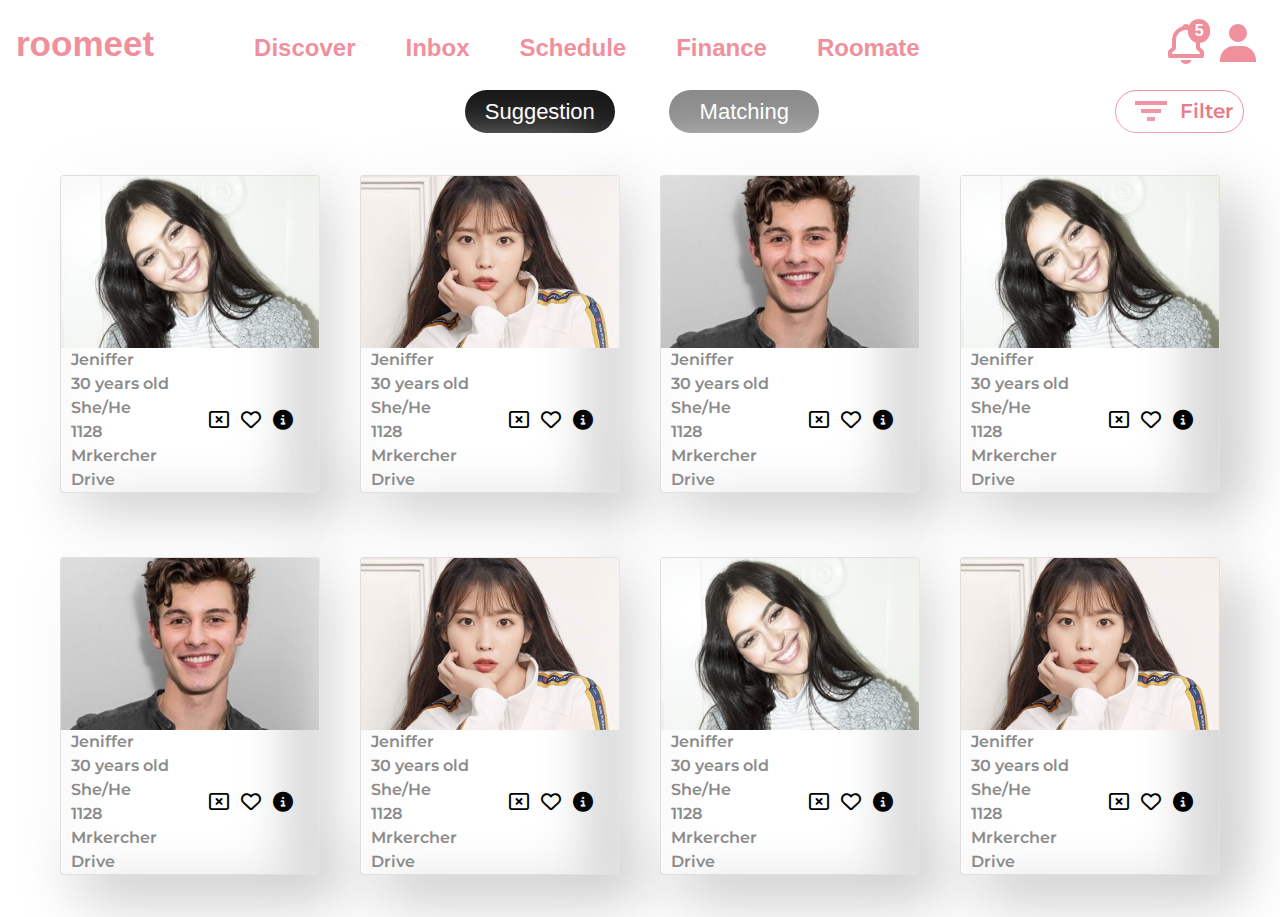
<file: cmpt370-fall2022-master/index.html>
<!DOCTYPE html>
<html lang="en">

<head>
  <meta charset="UTF-8">
  <meta http-equiv="X-UA-Compatible" content="IE=edge">
  <meta name="viewport" content="width=device-width, initial-scale=1.0">
  <link href='https://fonts.googleapis.com/css?family=Montserrat' rel='stylesheet'>
  <link rel="stylesheet" href="css/style.css">
  <link rel="stylesheet" href="https://cdn.jsdelivr.net/npm/bootstrap@4.0.0/dist/css/bootstrap.min.css">
  <title>Profile</title>

  <link rel="stylesheet" href="https://cdnjs.cloudflare.com/ajax/libs/font-awesome/6.2.0/css/all.min.css">
  <link href="https://cdn.jsdelivr.net/npm/bootstrap@5.0.0-beta3/dist/css/bootstrap.min.css" rel="stylesheet"
    integrity="sha384-eOJMYsd53ii+scO/bJGFsiCZc+5NDVN2yr8+0RDqr0Ql0h+rP48ckxlpbzKgwra6" crossorigin="anonymous">
</head>
</head>

<body>
  <div class="wrapper">
    <!-- Navbar -->
    <div class="wrapper-navbar mt-2">
      <div class="bg-white navbar-expand-lg">
        <nav class="navbar">
          <!-- Tạo navbar theo bootstrap -->
          <button class="navbar-toggler" type="button" data-toggle="collapse" data-target="#navbarTogglerDemo01"
            aria-controls="navbarTogglerDemo01" aria-expanded="false" aria-label="Toggle navigation">
            <span class="navbar-toggler-icon"></span>
          </button>
          <ul class="navbar-nav">
            <!-- Brand -->
            <li class="nav-item brand">
              <a href="#">roomeet</a>
            </li>
            <li class="nav-item item">
              <a href="#">Discover</a>
            </li>
            <li class="nav-item item">
              <a href="#">Inbox</a>
            </li>
            <li class="nav-item item">
              <a href="#">Schedule</a>
            </li>
            <li class="nav-item item">
              <a href="#">Finance</a>
            </li>
            <li class="nav-item item">
              <a href="#">Roomate</a>
            </li>
          </ul>
          <ul class="navbar-nav navbar-nav_right">
            <li class="nav-item">
              <a class="nav-link notification" href="#">
                <!-- thẻ cha -->
                <img src="./img/Vector.svg" alt=""> <!-- thẻ con -->
                <span class="badge">5</span>
              </a>
            </li>
            <li class="nav-item">
              <a class="nav-link" href="#">
                <img src="./img/icon_profile.svg" alt="">
              </a>
            </li>
          </ul>
        </nav>
      </div>
    </div>
    <!-- Title -->
    <div class="wrapper-title d-flex flex-row justify-content-between title">
      <div></div>
      <div class="center">
        <input class="suggestion" type="button" value="Suggestion">
        <input class="matching" type="button" value="Matching">
      </div>
      <div class="end" id="filterBtn">
        <img src="./img/filter.svg" alt="">
        <input class="filter_b" type="button" value="Filter">
      </div>
    </div>


    <div class="filter-block" id="filterBlock">

      <div class="dropTitle"> <b>Location</b>
        <form>
          <select name="colour1" id="colour1" style="width: 320px;">
            <option>Saskatoon</option>
            <option>Vancouver</option>
            <option>Toronto</option>
          </select>
        </form>
      </div>

      <div class="dropTitle"> <b>Budget</b>
        <form>
          <select name="colour1" id="colour1" style="width: 320px;">
            <option>$200 - $300</option>
            <option>$300 - $400</option>
            <option>$400 - $500</option>
          </select>
        </form>
      </div>

      <div class="dropTitle">
        <b>Gender</b>
        <form>
          <select name="colour1" id="colour1" style="width: 320px;">
            <option>Non - binary</option>
            <option>Male</option>
            <option>Female</option>
          </select>
        </form>
      </div>

      <div class="dropTitle"> <b>Age</b>
        <form>
          <select name="colour1" id="colour1" style="width: 320px;">
            <option>18 -20</option>
            <option>20-24</option>
            <option>24-30</option>
          </select>
        </form>
      </div>


    </div>



    <!-- Content -->
    <div class="wrapper-content">

      <div class="card">
        <div class="pro1">
          <img src="./img/anie.png" alt="profile" class="image">
          <a href="dog.png" download="new-filename"></a>
          <div class="overlay">
            <div class="text">white kitty <br> true love <br> male preference</div>
          </div>
        </div>
        <span>Jeniffer <br> 30 years old She/He <br> 1128 Mrkercher Drive
          <div class="info_button">
            <button class="infomation"><i class="fa-regular fa-rectangle-xmark"></i></button>
            <button class="infomation"><i class="fa-regular fa-heart"></i></button>
            <button class="infomation"><i class="fa-solid fa-circle-info"></i></button>
          </div>
        </span>

      </div>


      <div class="card">
        <div class="pro1">
          <img src="./img/jieun.png" alt="profile" class="image">
          <a href="dog.png" download="new-filename"></a>
          <div class="overlay">
            <div class="text">white kitty <br> true love <br> male preference</div>
          </div>
        </div>
        <span>Jeniffer <br> 30 years old She/He <br> 1128 Mrkercher Drive
          <div class="info_button">
            <button class="infomation"><i class="fa-regular fa-rectangle-xmark"></i></button>
            <button class="infomation"><i class="fa-regular fa-heart"></i></button>
            <button class="infomation"><i class="fa-solid fa-circle-info"></i></button>
          </div>
        </span>

      </div>


      <div class="card">
        <div class="pro1">
          <img src="./img/shawn.png" alt="profile" class="image">
          <a href="dog.png" download="new-filename"></a>
          <div class="overlay">
            <div class="text">white kitty <br> true love <br> male preference</div>
          </div>
        </div>
        <span>Jeniffer <br> 30 years old She/He <br> 1128 Mrkercher Drive
          <div class="info_button">
            <button class="infomation"><i class="fa-regular fa-rectangle-xmark"></i></button>
            <button class="infomation"><i class="fa-regular fa-heart"></i></button>
            <button class="infomation"><i class="fa-solid fa-circle-info"></i></button>
          </div>
        </span>

      </div>


      <div class="card">
        <div class="pro1">
          <img src="./img/anie.png" alt="profile" class="image">
          <a href="dog.png" download="new-filename"></a>
          <div class="overlay">
            <div class="text">white kitty <br> true love <br> male preference</div>
          </div>
        </div>
        <span>Jeniffer <br> 30 years old She/He <br> 1128 Mrkercher Drive
          <div class="info_button">
            <button class="infomation"><i class="fa-regular fa-rectangle-xmark"></i></button>
            <button class="infomation"><i class="fa-regular fa-heart"></i></button>
            <button class="infomation"><i class="fa-solid fa-circle-info"></i></button>
          </div>
        </span>

      </div>


      <div class="card">
        <div class="pro1">
          <img src="./img/shawn.png" alt="profile" class="image">
          <a href="dog.png" download="new-filename"></a>
          <div class="overlay">
            <div class="text">white kitty <br> true love <br> male preference</div>
          </div>
        </div>
        <span>Jeniffer <br> 30 years old She/He <br> 1128 Mrkercher Drive
          <div class="info_button">
            <button class="infomation"><i class="fa-regular fa-rectangle-xmark"></i></button>
            <button class="infomation"><i class="fa-regular fa-heart"></i></button>
            <button class="infomation"><i class="fa-solid fa-circle-info"></i></button>
          </div>
        </span>

      </div>


      <div class="card">
        <div class="pro1">
          <img src="./img/jieun.png" alt="profile" class="image">
          <a href="dog.png" download="new-filename"></a>
          <div class="overlay">
            <div class="text">white kitty <br> true love <br> male preference</div>
          </div>
        </div>
        <span>Jeniffer <br> 30 years old She/He <br> 1128 Mrkercher Drive
          <div class="info_button">
            <button class="infomation"><i class="fa-regular fa-rectangle-xmark"></i></button>
            <button class="infomation"><i class="fa-regular fa-heart"></i></button>
            <button class="infomation"><i class="fa-solid fa-circle-info"></i></button>
          </div>
        </span>

      </div>


      <div class="card">
        <div class="pro1">
          <img src="./img//anie.png" alt="profile" class="image">
          <a href="dog.png" download="new-filename"></a>
          <div class="overlay">
            <div class="text">white kitty <br> true love <br> male preference</div>
          </div>
        </div>
        <span>Jeniffer <br> 30 years old She/He <br> 1128 Mrkercher Drive
          <div class="info_button">
            <button class="infomation"><i class="fa-regular fa-rectangle-xmark"></i></button>
            <button class="infomation"><i class="fa-regular fa-heart"></i></button>
            <button class="infomation"><i class="fa-solid fa-circle-info"></i></button>
          </div>
        </span>

      </div>


      <div class="card">
        <div class="pro1">
          <img src="./img/jieun.png" alt="profile" class="image">
          <a href="dog.png" download="new-filename"></a>
          <div class="overlay">
            <div class="text">white kitty <br> true love <br> male preference</div>
          </div>
        </div>
        <span>Jeniffer <br> 30 years old She/He <br> 1128 Mrkercher Drive
          <div class="info_button">
            <button class="infomation"><i class="fa-regular fa-rectangle-xmark"></i></button>
            <button class="infomation"><i class="fa-regular fa-heart"></i></button>
            <button class="infomation"><i class="fa-solid fa-circle-info"></i></button>
          </div>
        </span>

      </div>

    </div>

  </div>
</body>

<script src="https://code.jquery.com/jquery-3.2.1.slim.min.js"></script>
<script src="https://cdn.jsdelivr.net/npm/popper.js@1.12.9/dist/umd/popper.min.js"></script>
<script src="https://cdn.jsdelivr.net/npm/bootstrap@4.0.0/dist/js/bootstrap.min.js"></script>

<script src="./js/index.js"></script>

</html>
</file>
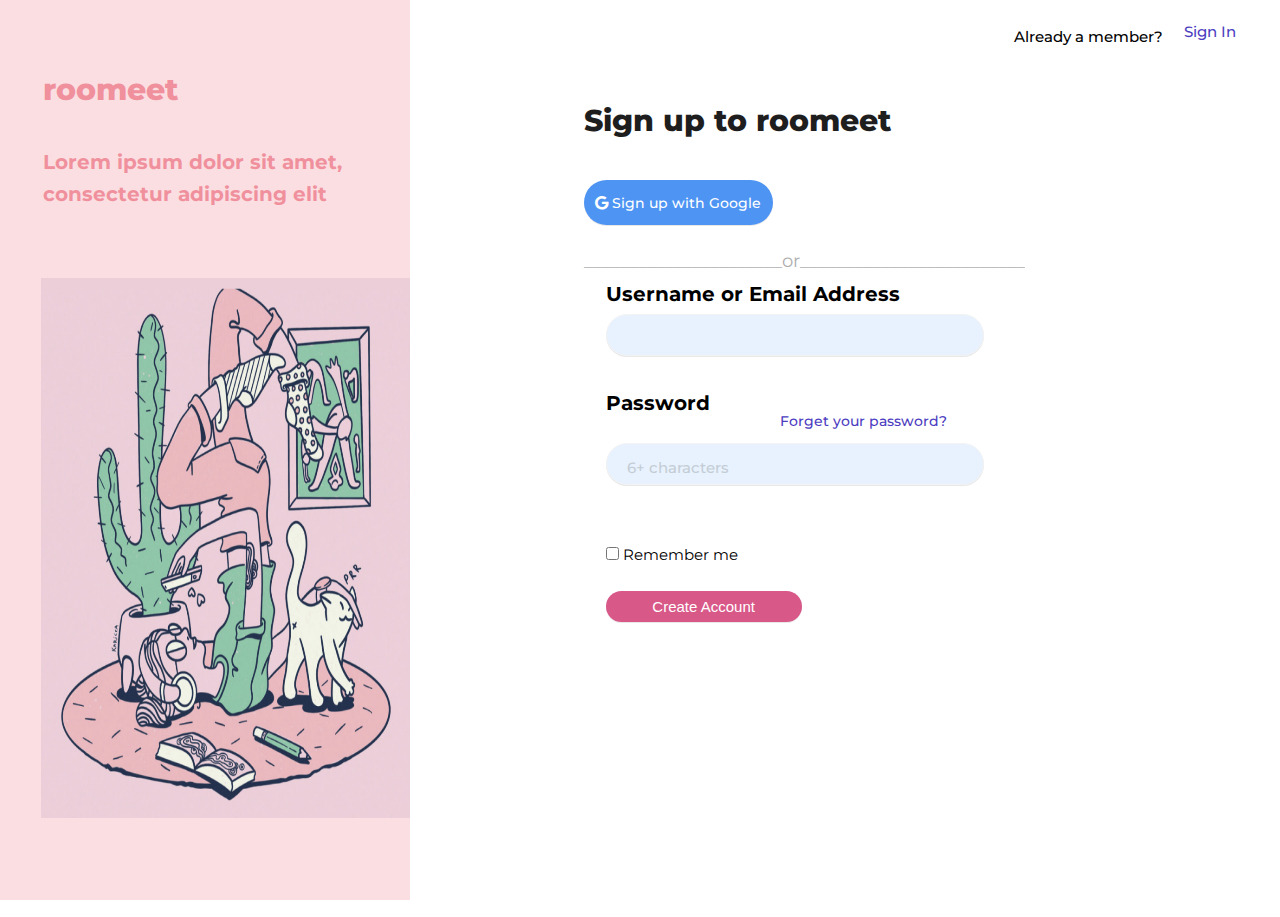
<file: cmpt370-fall2022-master/signIn_2.html>
<!DOCTYPE html>
<html lang="en">

<head>
    <meta charset="UTF-8">
    <meta http-equiv="X-UA-Compatible" content="IE=edge">
    <meta name="viewport" content="width=device-width, initial-scale=1.0">
    <title>Roomeet</title>
    <link rel="stylesheet" href="signIn_2_css.css" />
    <link rel="preconnect" href="https://fonts.googleapis.com">
    <link rel="preconnect" href="https://fonts.gstatic.com" crossorigin>
    <link href="https://fonts.googleapis.com/css2?family=Montserrat:wght@200;400;500;700;800&display=swap"
        rel="stylesheet">
    <link rel="stylesheet" href="https://cdnjs.cloudflare.com/ajax/libs/font-awesome/6.2.0/css/all.min.css">
    <link href="https://cdn.jsdelivr.net/npm/bootstrap@5.0.0-beta3/dist/css/bootstrap.min.css" rel="stylesheet"
        integrity="sha384-eOJMYsd53ii+scO/bJGFsiCZc+5NDVN2yr8+0RDqr0Ql0h+rP48ckxlpbzKgwra6" crossorigin="anonymous">
</head>

<body>
    <section>
        <div class="left_container">
            <div class="label_1">roomeet </div>
            <div class="label_2">Lorem ipsum dolor sit amet,<br> consectetur adipiscing elit</div>
            <img class="panel_left" src="panel_left.png" alt="">
        </div>
        <div class="right_container">

            <div class="label_3">Already a member? </div>
            <div class="label_4">Sign In</a></div>
            <div class="label_5">Sign up to roomeet</div>
            <button class="buttonSign">
                <i class="fa-brands fa-google"></i>
                Sign up with Google
            </button>
            <div class="label_6">______________________or_________________________</div>

            <div class="signBox">
                <form action="/action_page.php">

                    <label for="uname">Username or Email Address</label>
                    <input type="text" id="lname" name="lname" placeholder="">

                    
                    <label for="pass">
                        Password
                        <a href="/about/about_team.htm" class="forget">Forget your password?</a>
                    </label>
                    <input type="text" id="lname" name="pass" placeholder="6+ characters">
                    

                    <div class="term">
                        <input type="checkbox" id="verify" name="verify" unchecked>
                        <label for="verify"> Remember me  </label>
                    </div>

                    <input type="submit" value="Create Account">

                </form>
            </div>
        </div>

    </section>

</body>
</file>
<file: cmpt370-fall2022-master/css/style.css>
html,
body,
div,
span,
applet,
object,
iframe,
h1,
h2,
h3,
h4,
h5,
h6,
p,
blockquote,
pre,
a,
abbr,
acronym,
address,
big,
cite,
code,
del,
dfn,
em,
img,
ins,
kbd,
q,
s,
samp,
small,
strike,
strong,
sub,
sup,
tt,
var,
b,
u,
i,
center,
dl,
dt,
dd,
ol,
ul,
li,
fieldset,
form,
label,
legend,
table,
caption,
tbody,
tfoot,
thead,
tr,
th,
td,
article,
aside,
canvas,
details,
embed,
figure,
figcaption,
footer,
header,
hgroup,
menu,
nav,
output,
ruby,
section,
summary,
time,
mark,
audio,
video {
  margin: 0;
  padding: 0;
  border: 0;
  font-size: 100%;
  font: inherit;
  vertical-align: baseline;

}

/* HTML5 display-role reset for older browsers */
article,
aside,
details,
figcaption,
figure,
footer,
header,
hgroup,
menu,
nav,
section {
  display: block;
}

body {
  line-height: 1;
  font-family: "Montserrat";
  font-size: 22px;

}

ol,
ul {
  list-style: none;
}

blockquote,
q {
  quotes: none;
}

blockquote:before,
blockquote:after,
q:before,
q:after {
  content: "";
  content: none;
}

table {
  border-collapse: collapse;
  border-spacing: 0;
}


/* nav */
.wrapper-navbar {
  width: 100vw;
}

.brand a {
  font-weight: 800;
  font-size: 35px;
  color: #f0909d;
  margin-right: 50px;
  text-decoration: none;
}
.card{
  box-shadow: -20px -20px 60px #fff,
  20px 20px 60px #bebebe,
  inset 20px 20px 60px #fff,
  inset -20px 20px 60px #bebebe;
}

.item {
  margin-top: 12px;
  margin-left: 50px;

}

.item a {
  font-weight: 600;
  font-size: 24px;
  color: #f0909d;
  text-decoration: none;

}



.notification {
  position: relative;

}


.notification span {
  position: absolute;
  background-color: #f0909d;
  border-radius: 100px;
  color: white;
  font-size: 16px;
  font-weight: 700;
  right: 2px;
  top: 3px;

}

/* title */
.wrapper-title {
  margin: 10px 40px;
}



.center .suggestion {
  background: #181818;
  border-radius: 100px;
  color: #ffffff;
  font-size: 22px;
  font-weight: 400;
  padding: 5px 10px;
  width: 150px;
  border: 0px;
  margin-right: 10px;
  
}



.center {
  margin-left: 125px;
}


.center .matching {
  background: #8b8b8b;
  border-radius: 100px;
  color: #ffffff;
  font-size: 22px;
  font-weight: 400;
  padding: 5px 10px;
  border: 1px solid #8b8b8b;
  width: 150px;
  border: 0px;
  margin-left: 40px;
}

.suggestion{
  transition: transform 250ms;
}

.suggestion:hover {
  transform: translateY(-10px);
  background-color: #a2b80c;
}

.matching{

  transition: transform 250ms;
}

.matching:hover {
  transform: translateY(-10px);
  background-color: #1282bf;
}


.end .filter_b {
  font-family: 'Montserrat';
  font-style: normal;
  font-weight: 600;
  font-size: 20px;
  line-height: 32px;
  color: #e77887;
}

.end {
  background: white;
  font-weight: 500;
  font-size: 22px;
  color: #f0909d;
  border-radius: 100px;
  border: 1px solid #f0909d;
}

.end img {
  vertical-align: middle;
  padding-left: 15px !important;

}

.filter {
  font-weight: 500;
  font-size: 22px;
  color: #f0909d;
  text-align: center;
  vertical-align: middle;
  padding-right: 15px;
}

/* content */
.wrapper-content {
  margin: 10px 40px;
  display: flex;
  flex-direction: row;
  flex-wrap: wrap;
}

.card {
  position: relative;
  box-sizing: border-box;
  flex: 1 0 21%;
  /* 21 * 4 = 84% => 16% để margin vs padding*/
  margin: 32px 20px;
  border-color: white;

}

.card span {
  font-weight: 400;
  font-size: 16px;
  padding: 0px 0;
  display: flex;
  justify-content: space-between;
  margin-left: 10px;
  font-family: 'Montserrat';
  font-weight: 600;
  font-style: normal;
  color: #8B8B8B;


}

.card-information {
  display: absolute !important;
  bottom: 0px;
  border-color: white;
}

.hide {
  display: none;
}

.card p {
  top: 0;
  position: absolute;
}

.pro1 {
  position: relative;
}

.image {
  display: block;
  width: 100%;
  height: auto;
}


.overlay {
  position: absolute;
  bottom: 50%;
  left: 0;
  right: 0;
  background-color: #e9dde7;
  overflow: hidden;
  width: 100%;
  height: 0;
  transition: .5s ease;
  opacity: 0.9;
}

.pro1:hover .overlay {
  bottom: 0;
  height: 100%;
}

.text {
  color: #353a3c;
  font-size: 20px;
  position: absolute;
  top: 50%;
  left: 50%;
  -webkit-transform: translate(-50%, -50%);
  -ms-transform: translate(-50%, -50%);
  transform: translate(-50%, -50%);
  text-align: center;
}

.fa-solid fa-circle-info {
  position: right;
}


.end {
  font-size: 25px;
  box-shadow: inset 0 0 0 0 #88cee6;
  color: #88cee6;
  margin: 0 -.25rem;
  padding: 0 .25rem;
  transition: color .3s ease-in-out, box-shadow .4s ease-in-out;
}


.filter_b {
  border: none;
  background: transparent;
}

.end:hover {
  box-shadow: inset 100px 0 0 0 #88cee6;
  color: white;
}

.infomation {
  background-color: transparent;
  background-repeat: no-repeat;
  border: none;
  cursor: pointer;
  overflow: hidden;
  outline: none;
  font-size: 20px;
  transition: transform .2s;
}

.infomation:hover {
  color: #e77887;
  transform: scale(1.65);
}

.info_button {

  display: flex;
  padding: 20px;
}




#colour1 {
  border: 0.76px solid rgba(110, 109, 121, 0.7);
  border-radius: 50px;
  padding: 5px;
  color: #000;
  font-family: 'Montserrat';
  font-style: normal;
  font-weight: 400;
  font-size: 15px;
  line-height: 24px;
  background-color: transparent;

  box-shadow: 0px 8px 16px 0px rgba(249, 47, 195, 0.2);
  transition: all 1s ease-in;
}

#colour1:hover {
  background: rgb(238, 207, 211);
}

b {
  font-family: 'Montserrat';
  font-style: normal;
  font-size: 17px;
  line-height: 24px;
}



.filter-block {
  display: none;
  position: relative;
  top: 10px;
  left: 60px;
  gap: 2.4rem;
  margin-bottom: 30px;
  
}

.nav-item:hover{
  transform: scale(1.25);
  transition: transform .4s;
}

.filter-block.show {
  display: flex;
}
</file>
<file: cmpt370-fall2022-master/signIn_2_css.css>
*{
    margin: 0;
    padding: 0;
    outline: 0;
    box-sizing: border-box;
}
section{
    width: 100%;
    height: 100vh;
    background: white;
    display: flex;
    justify-content: center;
    align-items: center;
}

.left_container {

    width: 32%;
    height: 100%;
    left: 0px;
    top: 0px;
    background: #FBDEE2;
}

.right_container {
    width: 68%;
    height: 100%;

   
    background-color:white  ;

}
.panel_left {
    /* Screen Shot 2022-09-27 at 5.13 3 */

    position: relative;
    width: 90%;
    height: 60%;
    left: 10%;
    top: 22%;

}




.label_1 {
    position: relative;
    width: 140px;
    height: 16px;
    left: 43px;
    top: 80px;

    font-family: 'Montserrat', sans-serif;
    font-style: normal;
    font-weight: 800;
    font-size: 30px;
    line-height: 20px;
    color: #F0909D;
}

.label_2 {
    position: relative;
    width: 90%;
    height: 20%px;
    left: 43px;
    top: 130px;

    white-space: pre-line;
    font-family: 'Montserrat';
    font-style: normal;
    font-weight: 700;
    font-size: 20px;
    line-height: 32px;
    color: #F0909D;
}


.label_3 {
    position: relative;
    left: 28%;
    right: 7.34%;
    top: 3.2%;
    bottom: 95.19%;

    font-family: 'Montserrat';
    font-style: normal;
    font-weight: 500;
    font-size: 15px;
    line-height: 15px;
    text-align: center;
    color: #000000;
    white-space: nowrap;
}

.label_4 {
    position: relative;
    left: 42%;
    right: 3.12%;
    top: 1%;
    bottom: 95.19%;

    font-family: 'Montserrat';
    font-style: normal;
    font-weight: 500;
    font-size: 15px;
    line-height: 15px;
    text-align: center;
    color: #4C3DC1;
    white-space: nowrap;
}

.label_5 {
    position: relative;
    width: 432px;
    height: 33px;
    left: 20%;
    top: 9%;

    font-family: 'Montserrat';
    font-style: normal;
    font-weight: 800;
    font-size: 30px;
    line-height: 20px;
    /* or 48% */


    color: #1E1E1E;
}

.buttonSign {

    box-sizing: border-box;
    border: 0px solid white;
    position: absolute;
    left: 45.6%;
    right: 39.6%;
    top: 20%;
    bottom: 75%;

    background: #4E94F3;
    box-shadow: 0px 1px 0px #E8E8E9;
    border-radius: 100px;
    font-family: 'Montserrat';
    font-style: normal;
    font-weight: 500;
    font-size: 14px;
    line-height: 20px;
    color: white;
    /* identical to box height, or 100% */

    text-align: center;
}

.buttonSign:hover {
	background-color:#2874e7;
}



.label_6 {
    position: absolute;
    left: 45.6%;
    top: 28%;
    opacity: 0.7;

    font-family: 'Montserrat';
    font-style: normal;
    font-weight: 400;
    font-size: 18px;
    line-height: 18px;
    /* or 77% */

    text-align: center;

    color: #8B8B8B;
}

.signBox {
    position: relative;
    width: 50%;
    height: 70%;
    text-align: center;
    margin: 170px;
    top: 6%;
    left: 3%;

    font-family: 'Montserrat';
    font-style: normal;
    font-weight: 700;
    font-size: 20px;
    line-height: 15px;
    text-align: left;
 
    
}

input[type=text],
select {
    box-sizing: border-box;
    width: 87%;
    padding: 4px 20px;
    background: #E8F2FE;
    border: 1px solid #F3F3F4;
    box-shadow: 0px 1px 0px #E8E8E9;
    border-radius: 100px;
    margin-left: 0px;
    margin: 40px 0;
    margin-top: 12px;



}
  
  input[type=submit] {
      width: 45%;
      background-color: #D85888;
      color: white;
      padding: 8px 20px;
      margin: 26px 0;
      border: none;
      border-radius: 4px;
      cursor: pointer;

      font-size: 15px;
      line-height: 15px;
      box-shadow: 0px 1px 0px #E8E8E9;
      border-radius: 100px;
  }



  input[type=submit]:hover {
    background-color: #ef5f94;
  }

  input[type="text"]
  {
    font-family: 'Montserrat';
    font-style: normal;
    font-weight: 400;
    font-size: 26px;
    line-height: 20px;
  }

  input::placeholder {
    font-family: 'Montserrat';
    font-style: normal;
    font-weight: 500;
    font-size: 15px;
    line-height: 15px;
    text-align: left;
  
    color: #C4CDD5;
}



.term {
    padding-top: 20px;
    font-family: 'Montserrat';
    font-style: normal;
    font-weight: 400;
    font-size: 15px;
    line-height: 20px;
   
}

.forget {
    font-family: 'Montserrat';
    font-style: normal;
    font-weight: 500;
    font-size: 14px;
    line-height: 20px;
    text-align: right;
    color: #4C3DC1;
    margin-left: 174px; 
    white-space: nowrap;
    text-decoration: none;

}
</file>
